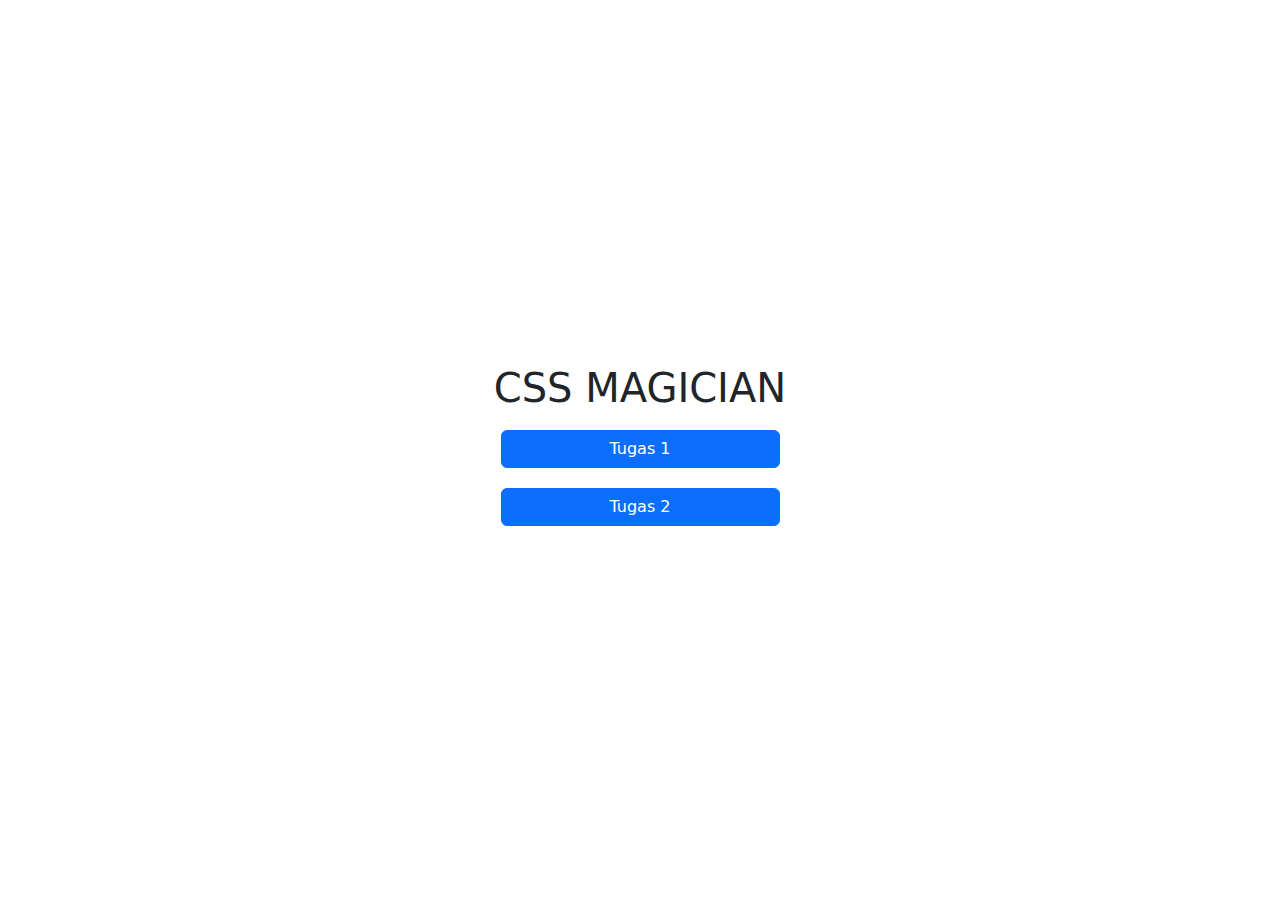
<file: index.html>
<!DOCTYPE html>
<html lang="en">
  <head>
    <meta charset="UTF-8" />
    <meta name="viewport" content="width=device-width, initial-scale=1.0" />
    <title>Smooth Background Color Change</title>
    <link
      href="https://cdn.jsdelivr.net/npm/bootstrap@5.3.3/dist/css/bootstrap.min.css"
      rel="stylesheet"
      integrity="sha384-QWTKZyjpPEjISv5WaRU9OFeRpok6YctnYmDr5pNlyT2bRjXh0JMhjY6hW+ALEwIH"
      crossorigin="anonymous"
    />
    <style>
      body {
        margin: 0;
        padding: 0;
        height: 100vh;
        display: flex;
        justify-content: center;
        align-items: center;
        transition: background-color 0.5s ease; /* Animasi perubahan warna latar belakang */
      }

      .container {
        text-align: center;
      }

      button {
        padding: 10px 20px;
        font-size: 18px;
        cursor: pointer;
        border: none;
        border-radius: 5px;
        background-color: #007bff; /* Warna default tombol */
        color: white;
        margin: 10px;
      }
    </style>
  </head>
  <body>
    <div
      class="d-flex flex-column container align-items-center justify-content-center"
    >
      <h1>CSS MAGICIAN</h1>
      <button
        onclick="location.href='./tugas1/index.html'"
        class="btn btn-primary w-25"
      >
        Tugas 1
      </button>
      <button
        onclick="location.href='./tugas2/index.html'"
        class="btn btn-primary w-25"
      >
        Tugas 2
      </button>
    </div>

    <script>
      // Daftar warna yang akan digunakan
      const colors = ["#ff5733", "#33ff57", "#5733ff", "#ff5733"];

      // Mengambil elemen body
      const body = document.querySelector("body");

      // Fungsi untuk mengubah warna latar belakang dengan animasi yang halus
      function changeBackgroundColor() {
        const currentColor =
          body.style.backgroundColor ||
          window.getComputedStyle(body).backgroundColor;
        const randomColor = colors[Math.floor(Math.random() * colors.length)];
        // Memastikan warna baru tidak sama dengan warna saat ini
        if (randomColor !== currentColor) {
          body.style.backgroundColor = randomColor;
        } else {
          changeBackgroundColor(); // Jika warna sama, coba lagi
        }
      }

      // Mengubah warna latar belakang secara otomatis setiap 5 detik
      setInterval(changeBackgroundColor, 2000);
    </script>
  </body>
</html>
</file>
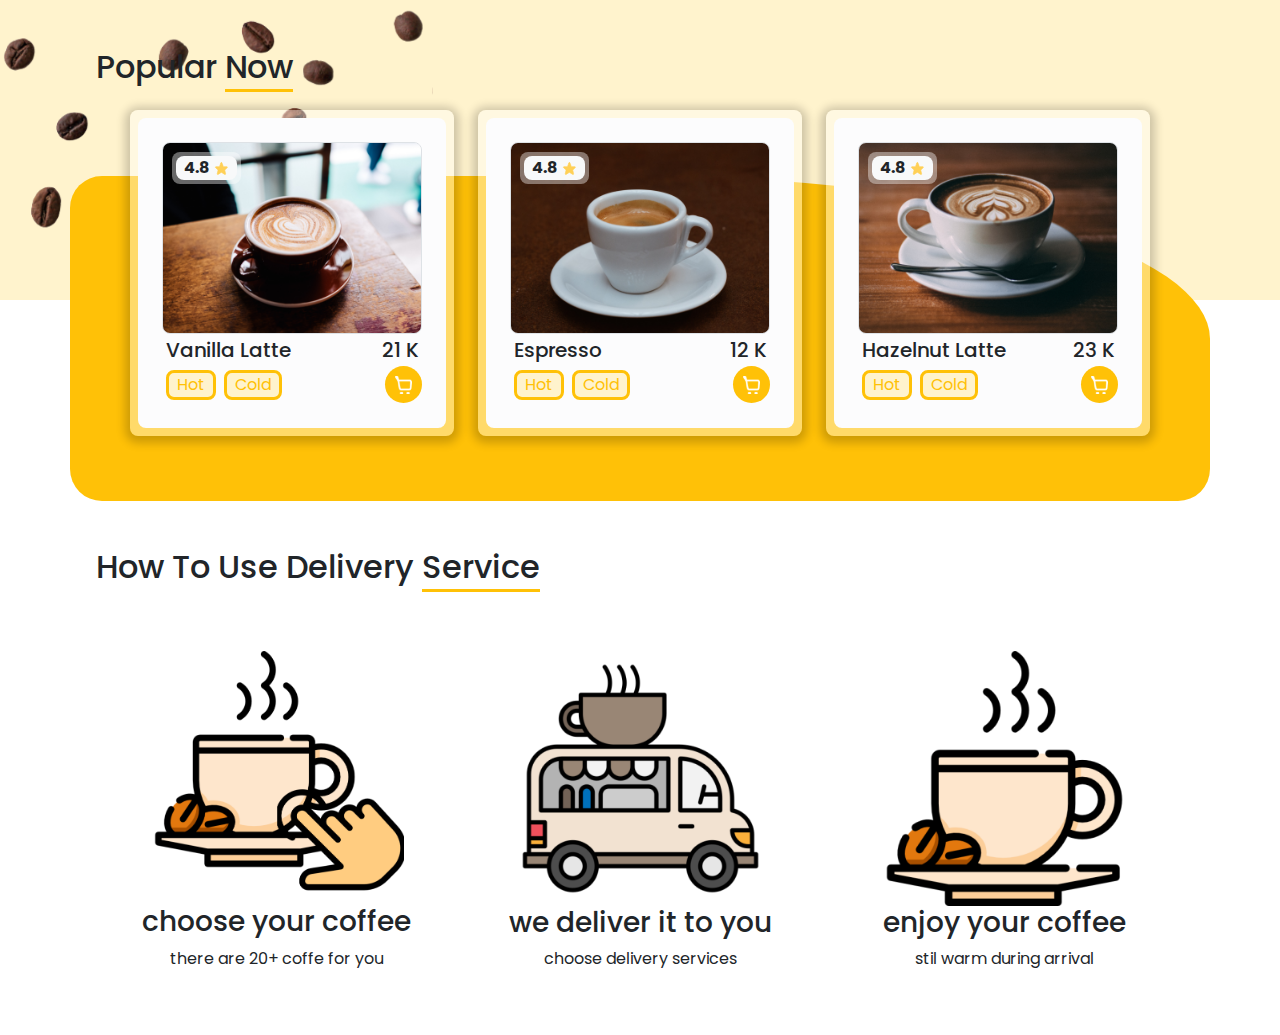
<file: tugas1/index.html>
<!DOCTYPE html>
<html lang="en">
  <head>
    <meta charset="UTF-8" />
    <meta name="viewport" content="width=device-width, initial-scale=1" />
    <script
      src="https://cdn.jsdelivr.net/npm/bootstrap@5.3.3/dist/js/bootstrap.bundle.min.js"
      integrity="sha384-YvpcrYf0tY3lHB60NNkmXc5s9fDVZLESaAA55NDzOxhy9GkcIdslK1eN7N6jIeHz"
      crossorigin="anonymous"
    ></script>
    <link
      href="https://cdn.jsdelivr.net/npm/bootstrap@5.3.3/dist/css/bootstrap.min.css"
      rel="stylesheet"
      integrity="sha384-QWTKZyjpPEjISv5WaRU9OFeRpok6YctnYmDr5pNlyT2bRjXh0JMhjY6hW+ALEwIH"
      crossorigin="anonymous"
    />
    <title>Satu Magician</title>
    <style>
      @import url("https://fonts.googleapis.com/css2?family=Poppins:wght@100;200;300;400;500;600;700;800;900&display=swap");

      * {
        font-family: "Poppins";
      }
    </style>
  </head>

  <body class="">
    <div
      class="bg-warning-subtle position-relative"
      style="width: 100%; height: 300px; position: relative"
    >
      <img
        src="../Assets/Images/bg-hero-2.png"
        alt=""
        class=""
        style="position: absolute; width: auto; height: 100%"
      />
    </div>

    <div
      class="d-flex flex-column gap-3 p-5 w-100"
      style="position: absolute; top: 0%"
    >
      <h2 class="container mx-4 px-4">
        Popular <span class="border-bottom border-warning border-3">Now</span>
      </h2>
      <div
        class="d-flex justify-content-center position-relative container-md mb-5 px-5"
      >
        <div
          class="z-1 position-absolute bg-warning w-100 h-100 rounded-5"
          style="bottom: -20%; border-top-right-radius: 50% !important"
        ></div>

        <div
          class="z-2 position-relative container-md d-flex flex-row grid gap-4"
        >
          <div
            class="p-2 rounded-3"
            style="
              background: rgba(255, 255, 255, 0.4);
              box-shadow: 0 2px 10px 5px rgba(0, 0, 0, 0.2);
            "
          >
            <div class="container-md rounded-3 w-100 p-4 bg-light-subtle">
              <div class="position-relative" style="width: fit-content">
                <img
                  src="../Assets/Images/product-1.png"
                  alt=""
                  class="rounded-3 object-fit-cover border w-100 h-75"
                />
                <div
                  class="p-1 position-absolute rounded-3"
                  style="
                    left: 10px;
                    top: 10px;
                    background: rgba(255, 255, 255, 0.4);
                  "
                >
                  <div
                    class="d-flex rounded-3 bg-light px-2 align-items-center justify-content-evenly column-gap-1"
                  >
                    <span class="fw-bold fs-6">4.8</span>
                    <img
                      src="../Assets/Icons/gold-star.svg"
                      alt="Star"
                      width="15"
                      height="15"
                    />
                  </div>
                </div>
              </div>

              <div class="d-flex flex-row m-1 justify-content-between">
                <h5 class="m-0 text-center">Vanilla Latte</h5>
                <h5 class="m-0 text-center">21 K</h5>
              </div>

              <div class="d-flex flex-row justify-content-between">
                <!-- Hot/Cold Selector -->
                <div class="d-flex flex-row align-items-center">
                  <div
                    class="text-center bg-warning-subtle border-warning subtle border border-3 rounded-3 m-1"
                  >
                    <a
                      href=""
                      class="text-decoration-none text-center fs-8 p-2 text-warning"
                      >Hot</a
                    >
                  </div>
                  <div
                    class="text-center bg-warning-subtle border-warning subtle border border-3 rounded-3 m-1"
                  >
                    <a
                      href=""
                      class="text-decoration-none text-center fs-8 p-2 text-warning"
                      >Cold</a
                    >
                  </div>
                </div>

                <!-- Buy Button -->
                <div
                  class="d-flex align-items-center justify-content-center bg-warning rounded-circle"
                  style="width: 2.3rem; height: 2.3rem"
                >
                  <img
                    src="../Assets/Icons/white-cart.svg"
                    alt=""
                    class=""
                    style="width: 1.1rem"
                  />
                </div>
              </div>
            </div>
          </div>

          <div
            class="p-2 rounded-3"
            style="
              background: rgba(255, 255, 255, 0.4);
              box-shadow: 0 2px 10px 5px rgba(0, 0, 0, 0.2);
            "
          >
            <div class="container-md rounded-3 w-100 p-4 bg-light-subtle">
              <div class="position-relative" style="width: fit-content">
                <img
                  src="../Assets/Images/product-2.png"
                  alt=""
                  class="rounded-3 object-fit-cover border w-100 h-75"
                />
                <div
                  class="p-1 position-absolute rounded-3"
                  style="
                    left: 10px;
                    top: 10px;
                    background: rgba(255, 255, 255, 0.4);
                  "
                >
                  <div
                    class="d-flex rounded-3 bg-light px-2 align-items-center justify-content-evenly column-gap-1"
                  >
                    <span class="fw-bold fs-6">4.8</span>
                    <img
                      src="../Assets/Icons/gold-star.svg"
                      alt="Star"
                      width="15"
                      height="15"
                    />
                  </div>
                </div>
              </div>

              <div class="d-flex flex-row m-1 justify-content-between">
                <h5 class="m-0 text-center">Espresso</h5>
                <h5 class="m-0 text-center">12 K</h5>
              </div>

              <div class="d-flex flex-row justify-content-between">
                <!-- Hot/Cold Selector -->
                <div class="d-flex flex-row align-items-center">
                  <div
                    class="text-center bg-warning-subtle border-warning subtle border border-3 rounded-3 m-1"
                  >
                    <a
                      href=""
                      class="text-decoration-none text-center fs-8 p-2 text-warning"
                      >Hot</a
                    >
                  </div>
                  <div
                    class="text-center bg-warning-subtle border-warning subtle border border-3 rounded-3 m-1"
                  >
                    <a
                      href=""
                      class="text-decoration-none text-center fs-8 p-2 text-warning"
                      >Cold</a
                    >
                  </div>
                </div>

                <!-- Buy Button -->
                <div
                  class="d-flex align-items-center justify-content-center bg-warning rounded-circle"
                  style="width: 2.3rem; height: 2.3rem"
                >
                  <img
                    src="../Assets/Icons/white-cart.svg"
                    alt=""
                    class=""
                    style="width: 1.1rem"
                  />
                </div>
              </div>
            </div>
          </div>

          <div
            class="p-2 rounded-3"
            style="
              background: rgba(255, 255, 255, 0.4);
              box-shadow: 0 2px 10px 5px rgba(0, 0, 0, 0.2);
            "
          >
            <div class="container-md rounded-3 w-100 p-4 bg-light-subtle">
              <div class="position-relative" style="width: fit-content">
                <img
                  src="../Assets/Images/product-3.png"
                  alt=""
                  class="rounded-3 object-fit-cover border w-100 h-75"
                />
                <div
                  class="p-1 position-absolute rounded-3"
                  style="
                    left: 10px;
                    top: 10px;
                    background: rgba(255, 255, 255, 0.4);
                  "
                >
                  <div
                    class="d-flex rounded-3 bg-light px-2 align-items-center justify-content-evenly column-gap-1"
                  >
                    <span class="fw-bold fs-6">4.8</span>
                    <img
                      src="../Assets/Icons/gold-star.svg"
                      alt="Star"
                      width="15"
                      height="15"
                    />
                  </div>
                </div>
              </div>

              <div class="d-flex flex-row m-1 justify-content-between">
                <h5 class="m-0 text-center">Hazelnut Latte</h5>
                <h5 class="m-0 text-center">23 K</h5>
              </div>

              <div class="d-flex flex-row justify-content-between">
                <!-- Hot/Cold Selector -->
                <div class="d-flex flex-row align-items-center">
                  <div
                    class="text-center bg-warning-subtle border-warning subtle border border-3 rounded-3 m-1"
                  >
                    <a
                      href=""
                      class="text-decoration-none text-center fs-8 p-2 text-warning"
                      >Hot</a
                    >
                  </div>
                  <div
                    class="text-center bg-warning-subtle border-warning subtle border border-3 rounded-3 m-1"
                  >
                    <a
                      href=""
                      class="text-decoration-none text-center fs-8 p-2 text-warning"
                      >Cold</a
                    >
                  </div>
                </div>

                <!-- Buy Button -->
                <div
                  class="d-flex align-items-center justify-content-center bg-warning rounded-circle"
                  style="width: 2.3rem; height: 2.3rem"
                >
                  <img
                    src="../Assets/Icons/white-cart.svg"
                    alt=""
                    class=""
                    style="width: 1.1rem"
                  />
                </div>
              </div>
            </div>
          </div>
        </div>
      </div>

      <h2 class="container mx-4 my-5 px-4">
        How To Use Delivery
        <span class="border-bottom border-warning border-3">Service</span>
      </h2>

      <div class="position-relative container d-flex flex-row px-4">
        <div
          class="d-flex flex-column align-items-center container-md rounded h-100 w-100"
        >
          <img
            src="../Assets/Images/service-1.png"
            alt=""
            class="rounded object-fit-cover w-75 h-75"
          />
          <h3>choose your coffee</h3>
          <p>there are 20+ coffe for you</p>
        </div>

        <div
          class="d-flex flex-column align-items-center container-md rounded h-100 w-100"
        >
          <img
            src="../Assets/Images/service-2.png"
            alt=""
            class="rounded object-fit-cover w-75 h-75"
          />
          <h3>we deliver it to you</h3>
          <p>choose delivery services</p>
        </div>

        <div
          class="d-flex flex-column align-items-center container-md rounded h-100 w-100"
        >
          <img
            src="../Assets/Images/service-3.png"
            alt=""
            class="rounded object-fit-cover w-75 h-75"
          />
          <h3>enjoy your coffee</h3>
          <p>stil warm during arrival</p>
        </div>
      </div>
    </div>
  </body>
</html>
</file>
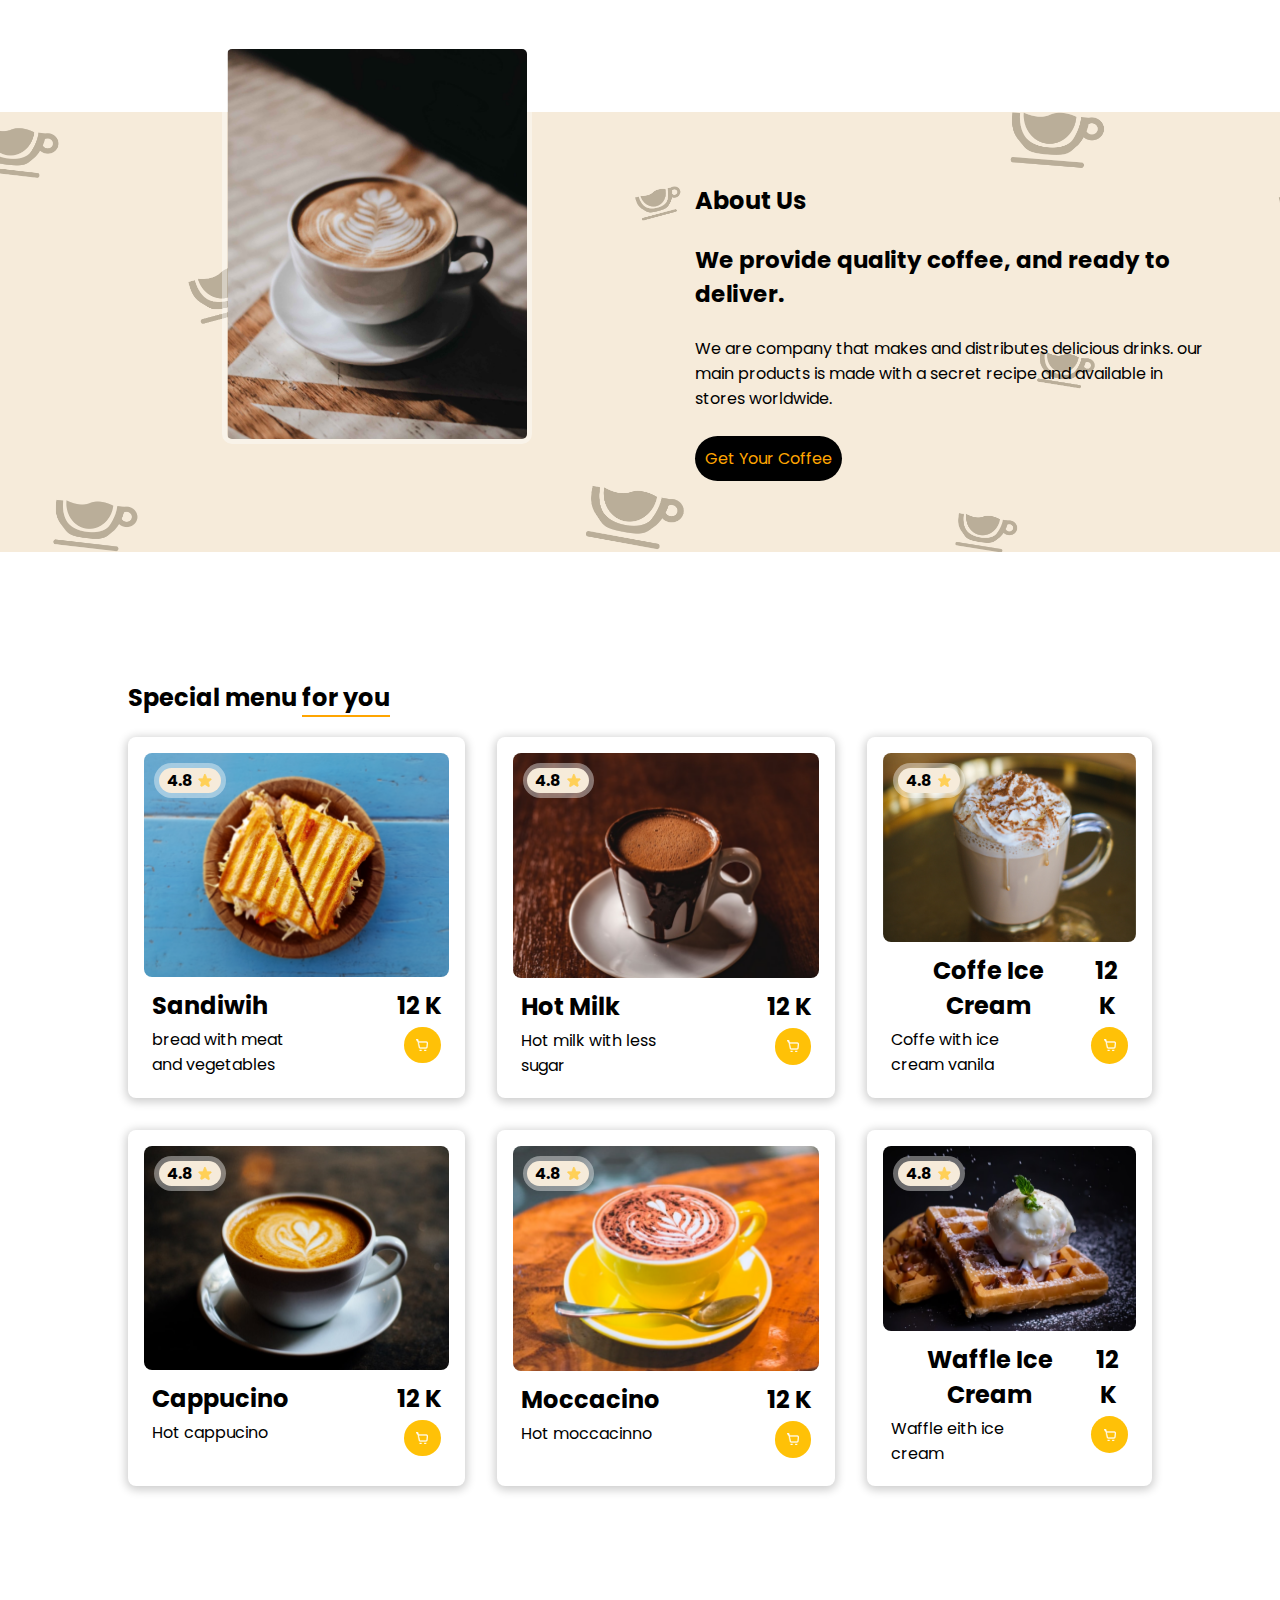
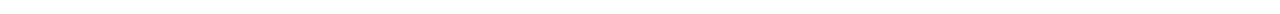
<file: tugas2/index.html>
<!DOCTYPE html>
<html lang="en">
  <head>
    <meta charset="UTF-8" />
    <meta name="viewport" content="width=device-width, initial-scale=1.0" />
    <title>SCSS | CSS MAGICIAN</title>
    <link rel="stylesheet" href="../Assets/tugas2_css/style.css" />
  </head>

  <body>
    <div class="container-top">
      <div class="wrapper">
        <div class="background"></div>
        <div class="top">
          <div class="card">
            <img src="../Assets/Images/highlight-product.png" alt="Coffee" />
          </div>
          <div class="text">
            <h2>About Us</h2>
            <p class="sub">We provide quality coffee, and ready to deliver.</p>
            <p>
              We are company that makes and distributes delicious drinks. our
              main products is made with a secret recipe and available in stores
              worldwide.
            </p>
            <a href="#">Get Your Coffee</a>
          </div>
        </div>
      </div>
    </div>
    <div class="container-bottom">
      <div class="wrapper">
        <div class="text">
          <h2>
            Special menu
            <div>for you</div>
          </h2>
        </div>
        <div class="cards">
          <div class="card">
            <div class="img">
              <img src="../Assets/Images/product-4.png" alt="" />
              <div class="star">
                <div class="back">
                  <span>4.8</span
                  ><img src="../Assets/Icons/gold-star.svg" alt="" />
                </div>
              </div>
            </div>
            <div class="name">
              <h5>Sandiwih</h5>
              <h5>12 K</h5>
            </div>
            <div class="description">
              <div class="text">bread with meat and vegetables</div>
              <div class="button">
                <img src="../Assets/Icons/white-cart.svg" alt="" />
              </div>
            </div>
          </div>
          <div class="card">
            <div class="img">
              <img src="../Assets/Images/product-5.png" alt="" />
              <div class="star">
                <div class="back">
                  <span>4.8</span
                  ><img src="../Assets/Icons/gold-star.svg" alt="" />
                </div>
              </div>
            </div>
            <div class="name">
              <h5>Hot Milk</h5>
              <h5>12 K</h5>
            </div>
            <div class="description">
              <div class="text">Hot milk with less sugar</div>
              <div class="button">
                <img src="../Assets/Icons/white-cart.svg" alt="" />
              </div>
            </div>
          </div>
          <div class="card">
            <div class="img">
              <img src="../Assets/Images/product-6.png" alt="" />
              <div class="star">
                <div class="back">
                  <span>4.8</span
                  ><img src="../Assets/Icons/gold-star.svg" alt="" />
                </div>
              </div>
            </div>
            <div class="name">
              <h5>Coffe Ice Cream</h5>
              <h5>12 K</h5>
            </div>
            <div class="description">
              <div class="text">Coffe with ice cream vanila</div>
              <div class="button">
                <img src="../Assets/Icons/white-cart.svg" alt="" />
              </div>
            </div>
          </div>
          <div class="card">
            <div class="img">
              <img src="../Assets/Images/product-7.png" alt="" />
              <div class="star">
                <div class="back">
                  <span>4.8</span
                  ><img src="../Assets/Icons/gold-star.svg" alt="" />
                </div>
              </div>
            </div>
            <div class="name">
              <h5>Cappucino</h5>
              <h5>12 K</h5>
            </div>
            <div class="description">
              <div class="text">Hot cappucino</div>
              <div class="button">
                <img src="../Assets/Icons/white-cart.svg" alt="" />
              </div>
            </div>
          </div>
          <div class="card">
            <div class="img">
              <img src="../Assets/Images/product-8.png" alt="" />
              <div class="star">
                <div class="back">
                  <span>4.8</span
                  ><img src="../Assets/Icons/gold-star.svg" alt="" />
                </div>
              </div>
            </div>
            <div class="name">
              <h5>Moccacino</h5>
              <h5>12 K</h5>
            </div>
            <div class="description">
              <div class="text">Hot moccacinno</div>
              <div class="button">
                <img src="../Assets/Icons/white-cart.svg" alt="" />
              </div>
            </div>
          </div>
          <div class="card">
            <div class="img">
              <img src="../Assets/Images/product-9.png" alt="" />
              <div class="star">
                <div class="back">
                  <span>4.8</span
                  ><img src="../Assets/Icons/gold-star.svg" alt="" />
                </div>
              </div>
            </div>
            <div class="name">
              <h5>Waffle Ice Cream</h5>
              <h5>12 K</h5>
            </div>
            <div class="description">
              <div class="text">Waffle eith ice cream</div>
              <div class="button">
                <img src="../Assets/Icons/white-cart.svg" alt="" />
              </div>
            </div>
          </div>
        </div>
      </div>
    </div>
  </body>
</html>
</file>
<file: Assets/tugas2_css/style.css>
@import url("https://fonts.googleapis.com/css2?family=Poppins:ital,wght@0,100;0,200;0,300;0,400;0,500;0,600;0,700;0,800;0,900;1,100;1,200;1,300;1,400;1,500;1,600;1,700;1,800;1,900&display=swap");
* {
  margin: 0;
  padding: 0;
  box-sizing: border-box;
  font-family: "Poppins", sans-serif;
}

body {
  padding: 0%;
  height: 100%;
  width: 100%;
}
body .container-top {
  margin-top: 7rem;
  margin-bottom: 7rem;
  width: 100%;
  height: 440px;
  background: #f6ebda;
  position: relative;
}
body .container-top .wrapper {
  width: 100%;
  height: 100%;
  position: relative;
}
body .container-top .wrapper .background {
  display: block;
  position: absolute;
  left: 0;
  top: 0;
  width: 100%;
  height: 100%;
  background: url(../Images/bg-aboutus.png);
  background-size: cover;
  opacity: 0.3;
  padding-top: 30px;
  padding-bottom: 30px;
}
body .container-top .wrapper .top {
  padding: 1remx;
  width: 100%;
  height: 100%;
  display: flex;
  justify-content: center;
  align-items: center;
  gap: 15px;
  position: relative;
  top: 0;
  left: 0;
  z-index: 999;
}
body .container-top .wrapper .top .card {
  padding: 20px;
  height: 100%;
  width: 350px;
  margin-right: 10%;
  margin-left: 10%;
  position: relative;
  top: -20%;
}
body .container-top .wrapper .top .card img {
  width: 100%;
  height: 100%;
  object-fit: cover;
  border: 5px solid rgba(255, 255, 255, 0.4);
  border-radius: 10px;
}
body .container-top .wrapper .top .text {
  width: 40%;
  display: flex;
  flex-direction: column;
  gap: 25px;
}
body .container-top .wrapper .top .text .sub {
  font-weight: bold;
  font-size: 23px;
}
body .container-top .wrapper .top .text a {
  width: fit-content;
  padding: 10px;
  border-radius: 30px;
  background: black;
  text-decoration: none;
  color: orange;
  display: block;
}
body .container-bottom {
  margin: 10%;
}
body .container-bottom .wrapper {
  display: flex;
  flex-direction: column;
  gap: 20px;
}
body .container-bottom .wrapper .text {
  display: flex;
  flex-direction: row;
}
body .container-bottom .wrapper .text h2 {
  display: flex;
  flex-direction: row;
}
body .container-bottom .wrapper .text h2 div {
  margin-left: 5px;
  border-bottom: 2px solid orange;
}
body .container-bottom .wrapper .cards {
  width: 100%;
  border-radius: 0.5rem;
  position: relative;
  display: grid;
  grid-template-columns: auto auto auto;
  gap: 2rem;
}
body .container-bottom .wrapper .cards .card {
  padding: 1rem;
  border-radius: 0.5rem;
  box-shadow: 0 2px 10px 2px rgba(0, 0, 0, 0.2);
  width: 100%;
  height: auto;
}
body .container-bottom .wrapper .cards .card .img {
  position: relative;
  width: fit-content;
}
body .container-bottom .wrapper .cards .card .img img {
  border-radius: 0.5rem;
  object-fit: cover;
  width: 100%;
  height: 75%;
}
body .container-bottom .wrapper .cards .card .img .star {
  padding: 0.3rem;
  position: absolute;
  border-radius: 50px;
  left: 10px;
  top: 10px;
  background: rgba(255, 255, 255, 0.4);
}
body .container-bottom .wrapper .cards .card .img .star .back {
  display: flex;
  border-radius: 50px;
  background-color: #f6ebda;
  padding-right: 0.5rem;
  padding-left: 0.5rem;
  align-items: center;
  gap: 5px;
}
body .container-bottom .wrapper .cards .card .img .star .back span {
  font-weight: 700;
  font-size: 1rem;
}
body .container-bottom .wrapper .cards .card .img .star .back img {
  width: 15px;
  height: 15px;
}
body .container-bottom .wrapper .cards .card .name {
  display: flex;
  flex-direction: row;
  margin: 0.25rem 0.5rem 0.25rem 0.5rem;
  justify-content: space-between;
}
body .container-bottom .wrapper .cards .card .name h5 {
  font-size: 1.5rem;
  margin: 0%;
  text-align: center;
}
body .container-bottom .wrapper .cards .card .description {
  display: flex;
  flex-direction: row;
  margin: 0.25rem 0.5rem 0.25rem 0.5rem;
  justify-content: space-between;
}
body .container-bottom .wrapper .cards .card .description .text {
  width: 50%;
}
body .container-bottom .wrapper .cards .card .description .button {
  display: flex;
  align-items: center;
  justify-content: center;
  background-color: rgb(255, 193, 7);
  border-radius: 50%;
  width: 2.3rem;
  height: 2.3rem;
}/*# sourceMappingURL=style.css.map */
</file>
